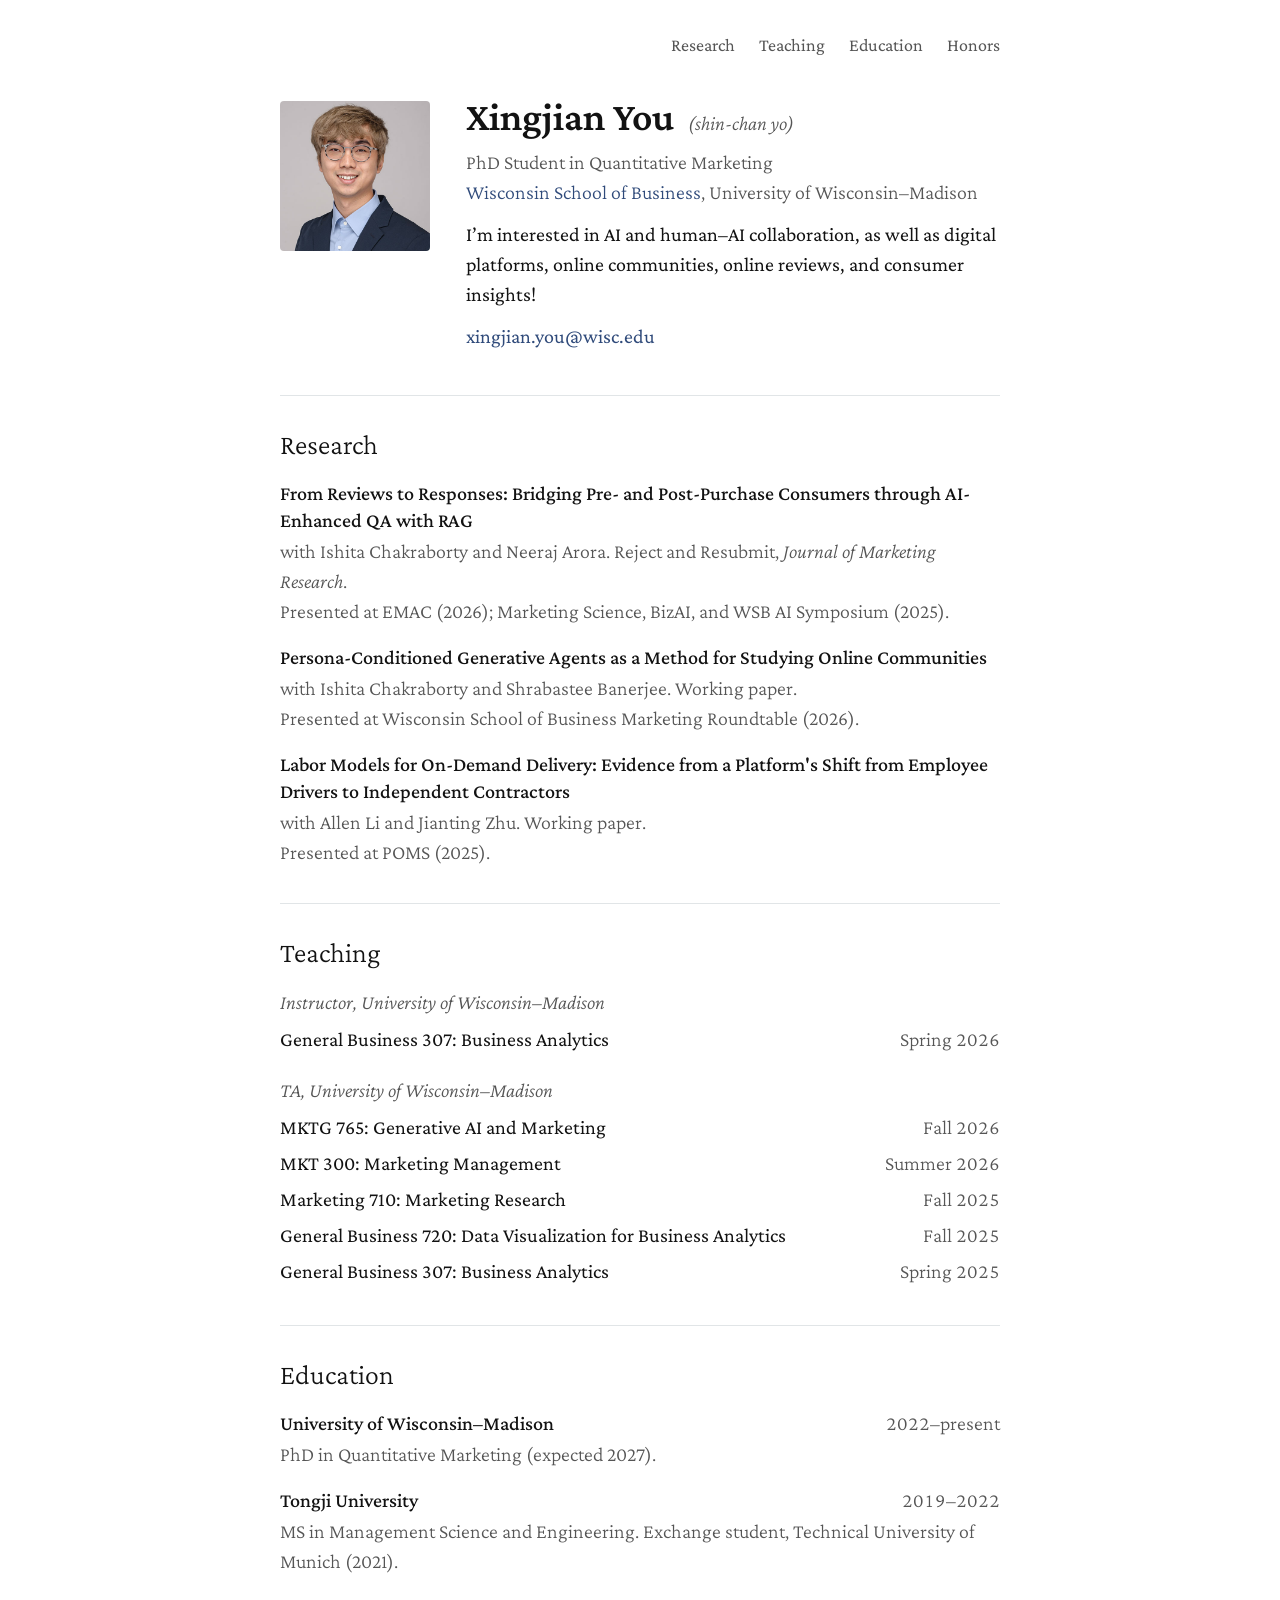
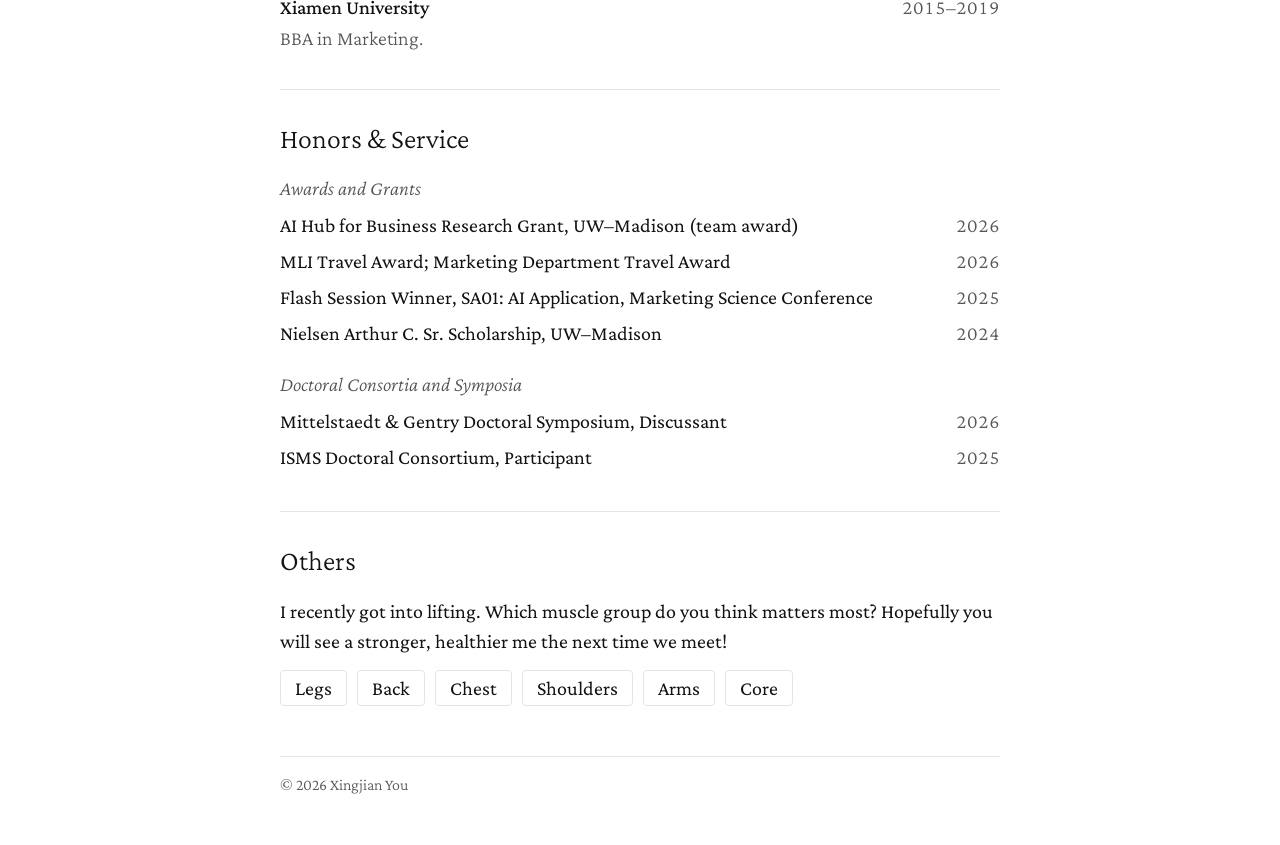
<file: index.html>
<!doctype html>
<html lang="en">
<head>
  <meta charset="utf-8">
  <meta name="viewport" content="width=device-width, initial-scale=1">
  <title>Xingjian You</title>
  <meta name="description" content="Xingjian You, PhD student in Quantitative Marketing at the Wisconsin School of Business, University of Wisconsin–Madison.">
  <link rel="preconnect" href="https://fonts.googleapis.com">
  <link rel="preconnect" href="https://fonts.gstatic.com" crossorigin>
  <link href="https://fonts.googleapis.com/css2?family=Crimson+Pro:ital,wght@0,300;0,400;0,500;0,600;1,300;1,400&display=swap" rel="stylesheet">
  <link rel="stylesheet" href="assets/style.css?v=2">
</head>
<body>
  <header class="wrap">
    <nav class="nav">
      <div class="links">
        <a href="#research">Research</a>
        <a href="#teaching">Teaching</a>
        <a href="#education">Education</a>
        <a href="#honors">Honors</a>
      </div>
    </nav>
  </header>

  <main class="wrap">
    <section class="hero" id="about">
      <div class="photo">
        <img src="assets/img/photo.jpg" alt="Xingjian You">
      </div>
      <div class="intro">
        <h1>Xingjian You <span class="say">(shin-chan yo)</span></h1>
        <p class="role">PhD Student in Quantitative Marketing<br>
          <a href="https://business.wisc.edu/directory/profile/xingjian-you/">Wisconsin School of Business</a>, University of <span class="nb">Wisconsin–Madison</span></p>
        <p>I’m interested in AI and human–AI collaboration, as well as digital platforms, online communities,
          online reviews, and consumer insights!</p>
        <p class="contact">
          
          <a href="mailto:xingjian.you@wisc.edu">xingjian.you@wisc.edu</a>
        </p>
      </div>
    </section>

    <section id="research">
      <h2>Research</h2>
      <article class="paper">
        <h3>From Reviews to Responses: Bridging Pre- and Post-Purchase Consumers through AI-Enhanced QA with RAG</h3>
        <p class="meta">with Ishita Chakraborty and Neeraj Arora. Reject and Resubmit, <em>Journal of Marketing Research</em>.</p>
        <p class="meta">Presented at EMAC (2026); Marketing Science, BizAI, and WSB AI Symposium (2025).</p>
      </article>
      <article class="paper">
        <h3>Persona-Conditioned Generative Agents as a Method for Studying Online Communities</h3>
        <p class="meta">with Ishita Chakraborty and Shrabastee Banerjee. Working paper.</p>
        <p class="meta">Presented at Wisconsin School of Business Marketing Roundtable (2026).</p>
      </article>
      <article class="paper">
        <h3>Labor Models for On-Demand Delivery: Evidence from a Platform's Shift from Employee Drivers to Independent Contractors</h3>
        <p class="meta">with Allen Li and Jianting Zhu. Working paper.</p>
        <p class="meta">Presented at POMS (2025).</p>
      </article>
    </section>

    <section id="teaching">
      <h2>Teaching</h2>
      <h4>Instructor, University of Wisconsin–Madison</h4>
      <ul class="rows">
        <li><span>General Business 307: Business Analytics</span><time>Spring 2026</time></li>
      </ul>
      <h4>TA, University of Wisconsin–Madison</h4>
      <ul class="rows">
        <li><span>MKTG 765: Generative AI and Marketing</span><time>Fall 2026</time></li>
        <li><span>MKT 300: Marketing Management</span><time>Summer 2026</time></li>
        <li><span>Marketing 710: Marketing Research</span><time>Fall 2025</time></li>
        <li><span>General Business 720: Data Visualization for Business Analytics</span><time>Fall 2025</time></li>
        <li><span>General Business 307: Business Analytics</span><time>Spring 2025</time></li>
      </ul>
    </section>

    <section id="education">
      <h2>Education</h2>
      <article class="paper">
        <h3 class="dated"><span>University of <span class="nb">Wisconsin–Madison</span></span><time>2022–present</time></h3>
        <p class="meta">PhD in Quantitative Marketing (expected 2027).</p>
      </article>
      <article class="paper">
        <h3 class="dated"><span>Tongji University</span><time>2019–2022</time></h3>
        <p class="meta">MS in Management Science and Engineering. Exchange student, Technical University of Munich (2021).</p>
      </article>
      <article class="paper">
        <h3 class="dated"><span>Xiamen University</span><time>2015–2019</time></h3>
        <p class="meta">BBA in Marketing.</p>
      </article>
    </section>

    <section id="honors">
      <h2>Honors &amp; Service</h2>
      <h4>Awards and Grants</h4>
      <ul class="rows">
        <li><span>AI Hub for Business Research Grant, UW–Madison (team award)</span><time>2026</time></li>
        <li><span>MLI Travel Award; Marketing Department Travel Award</span><time>2026</time></li>
        <li><span>Flash Session Winner, SA01: AI Application, Marketing Science Conference</span><time>2025</time></li>
        <li><span>Nielsen Arthur C. Sr. Scholarship, UW–Madison</span><time>2024</time></li>
      </ul>
      <h4>Doctoral Consortia and Symposia</h4>
      <ul class="rows">
        <li><span>Mittelstaedt &amp; Gentry Doctoral Symposium, Discussant</span><time>2026</time></li>
        <li><span>ISMS Doctoral Consortium, Participant</span><time>2025</time></li>
      </ul>
    </section>

    <section id="outside">
      <h2>Others</h2>
      <p>I recently got into lifting. Which muscle group do you think matters most?
        Hopefully you will see a stronger, healthier me the next time we meet!</p>
      <p class="poll" id="poll">
        <button type="button" data-vote="legs">Legs</button>
        <button type="button" data-vote="back">Back</button>
        <button type="button" data-vote="chest">Chest</button>
        <button type="button" data-vote="shoulders">Shoulders</button>
        <button type="button" data-vote="arms">Arms</button>
        <button type="button" data-vote="core">Core</button>
      </p>
    </section>
  </main>

  <footer class="wrap"><p class="foot">© 2026 Xingjian You</p></footer>
  <script>
    (function () {
      var poll = document.getElementById('poll');
      if (!poll) return;
      function thank(label) {
        poll.textContent = 'Thanks, noted: ' + label + '!';
        poll.className = 'poll done';
      }
      var saved = null;
      try { saved = localStorage.getItem('lift-vote'); } catch (e) {}
      if (saved) { thank(saved); return; }
      poll.addEventListener('click', function (ev) {
        var b = ev.target.closest('button[data-vote]');
        if (!b) return;
        var label = b.textContent;
        if (window.goatcounter && window.goatcounter.count) {
          window.goatcounter.count({ path: 'vote-' + b.dataset.vote, title: 'Vote: ' + label, event: true });
        }
        try { localStorage.setItem('lift-vote', label); } catch (e) {}
        thank(label);
      });
    })();
  </script>
  <script data-goatcounter="https://xingjianyou.goatcounter.com/count" async src="https://gc.zgo.at/count.js"></script>
</body>
</html>
</file>
<file: assets/style.css>
/* Black #121212 text, Light Gray #E1E5E7 rules; link colour is a navy taken from the portrait.
   Typeface: Crimson Pro (UW's official serif), one family for the whole page. */
:root {
  --bg: #ffffff;
  --text: #121212;
  --muted: #555555;
  --line: #e1e5e7;
  --link: #2f4a7a;
}
@media (prefers-color-scheme: dark) {
  :root {
    --bg: #121212;
    --text: #e8e8e8;
    --muted: #a3a3a3;
    --line: #333333;
    --link: #9db8e6;
  }
}

* { box-sizing: border-box; }
body {
  margin: 0;
  background: var(--bg);
  color: var(--text);
  font: 20px/1.5 "Crimson Pro", Georgia, "Times New Roman", serif;
  font-variant-numeric: lining-nums;
  -webkit-font-smoothing: antialiased;
  text-rendering: optimizeLegibility;
}
.wrap { max-width: 760px; margin: 0 auto; padding: 0 20px; }
a { color: var(--link); text-decoration: none; }
a:hover { text-decoration: underline; }
.nb { white-space: nowrap; }

/* header */
.nav { display: flex; justify-content: flex-end; padding: 32px 0 0; }
.links { display: flex; gap: 24px; flex-wrap: wrap; font-size: 18px; }
.links a { color: var(--muted); }
.links a:hover { color: var(--link); text-decoration: none; }

/* intro */
.hero { display: flex; gap: 36px; align-items: flex-start; padding: 36px 0 44px; }
.photo { flex: 0 0 150px; margin-top: 6px; }
.photo img { display: block; width: 150px; height: auto; border-radius: 4px; }
h1 { font-size: 40px; line-height: 1.1; font-weight: 600; margin: 0 0 8px; }
.say { font-size: 20px; font-weight: 300; font-style: italic; color: var(--muted); white-space: nowrap; margin-left: 6px; }
.role { color: var(--muted); font-weight: 300; margin: 0 0 16px; }
.contact .sep { color: var(--line); margin: 0 10px; }
.intro p { margin: 0 0 12px; }
.intro p:last-child { margin-bottom: 0; }

/* sections: one rule above each, same rhythm everywhere */
main section + section { border-top: 1px solid var(--line); padding: 32px 0 36px; }
h2 { font-size: 28px; font-weight: 300; line-height: 1.2; margin: 0 0 18px; }
h3 { font-size: 20px; font-weight: 500; line-height: 1.35; margin: 0 0 2px; }
strong { font-weight: 500; }
h4 { font-size: 20px; font-weight: 300; font-style: italic; color: var(--muted); margin: 18px 0 4px; }
h2 + h4 { margin-top: 0; }

.paper { margin: 0 0 18px; }
.paper:last-child { margin-bottom: 0; }
.paper p { margin: 0; }
.meta { color: var(--muted); font-weight: 300; }

.rows { list-style: none; margin: 0; padding: 0; }
.rows li { display: flex; justify-content: space-between; gap: 16px; padding: 3px 0; }
.rows time { color: var(--muted); font-weight: 300; white-space: nowrap; font-variant-numeric: lining-nums tabular-nums; }
.dated { display: flex; justify-content: space-between; gap: 16px; }
.dated time { color: var(--muted); font-weight: 300; white-space: nowrap; font-variant-numeric: lining-nums tabular-nums; }
.dated { text-wrap: wrap; }

#outside p { margin: 0 0 14px; }
.poll { display: flex; flex-wrap: wrap; gap: 10px; }
.poll button {
  -webkit-appearance: none; appearance: none; margin: 0;
  font: inherit; color: var(--text); background: none; cursor: pointer;
  border: 1px solid var(--line); border-radius: 4px; padding: 2px 14px;
}
.poll button:hover { color: var(--link); border-color: var(--link); }
.poll.done { color: var(--muted); font-weight: 300; }

.foot {
  color: var(--muted); font-size: 16px; font-weight: 300;
  margin: 0; padding: 16px 0 48px;
  border-top: 1px solid var(--line);
}

@media (max-width: 640px) {
  .hero { flex-direction: column; gap: 20px; }
  .photo { margin-top: 0; }
  .photo, .photo img { width: 140px; flex-basis: auto; }
  .nav { justify-content: flex-start; }
  .rows li { flex-direction: column; gap: 0; padding: 6px 0; }
}
</file>
